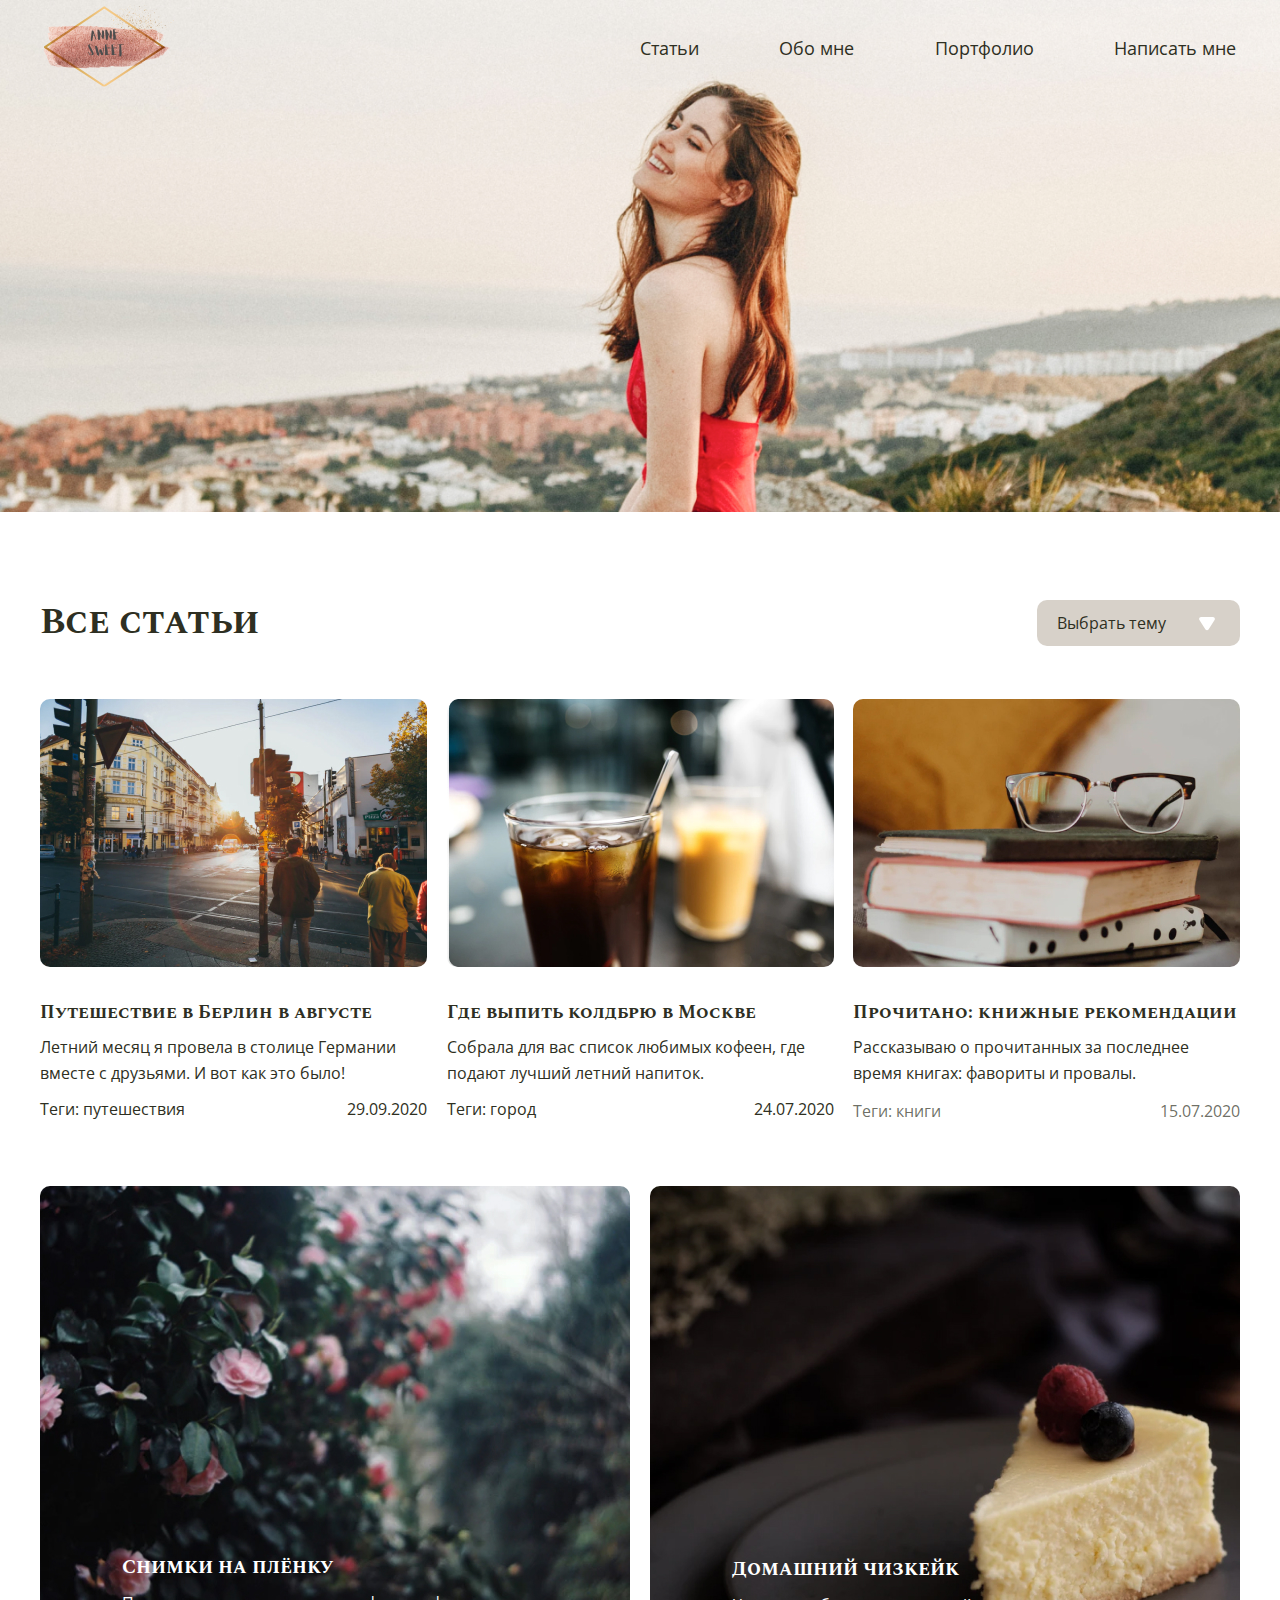
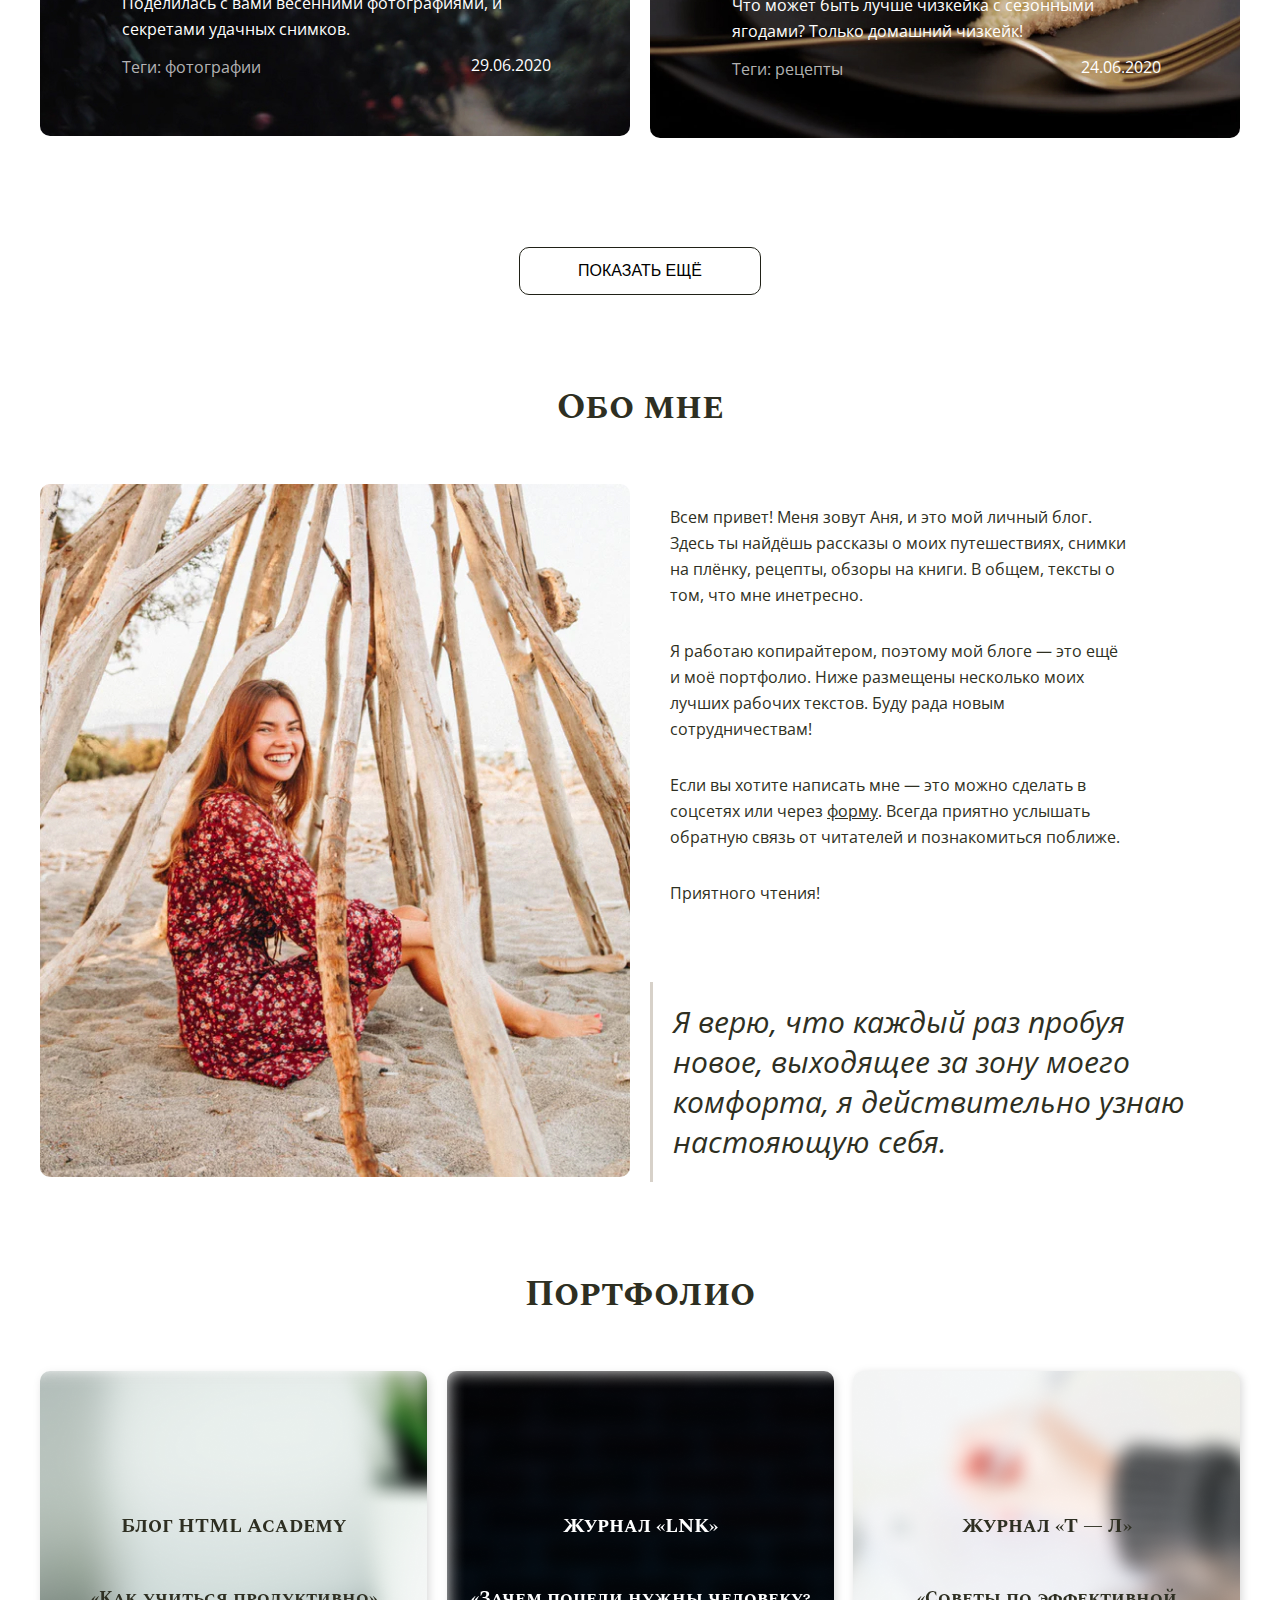
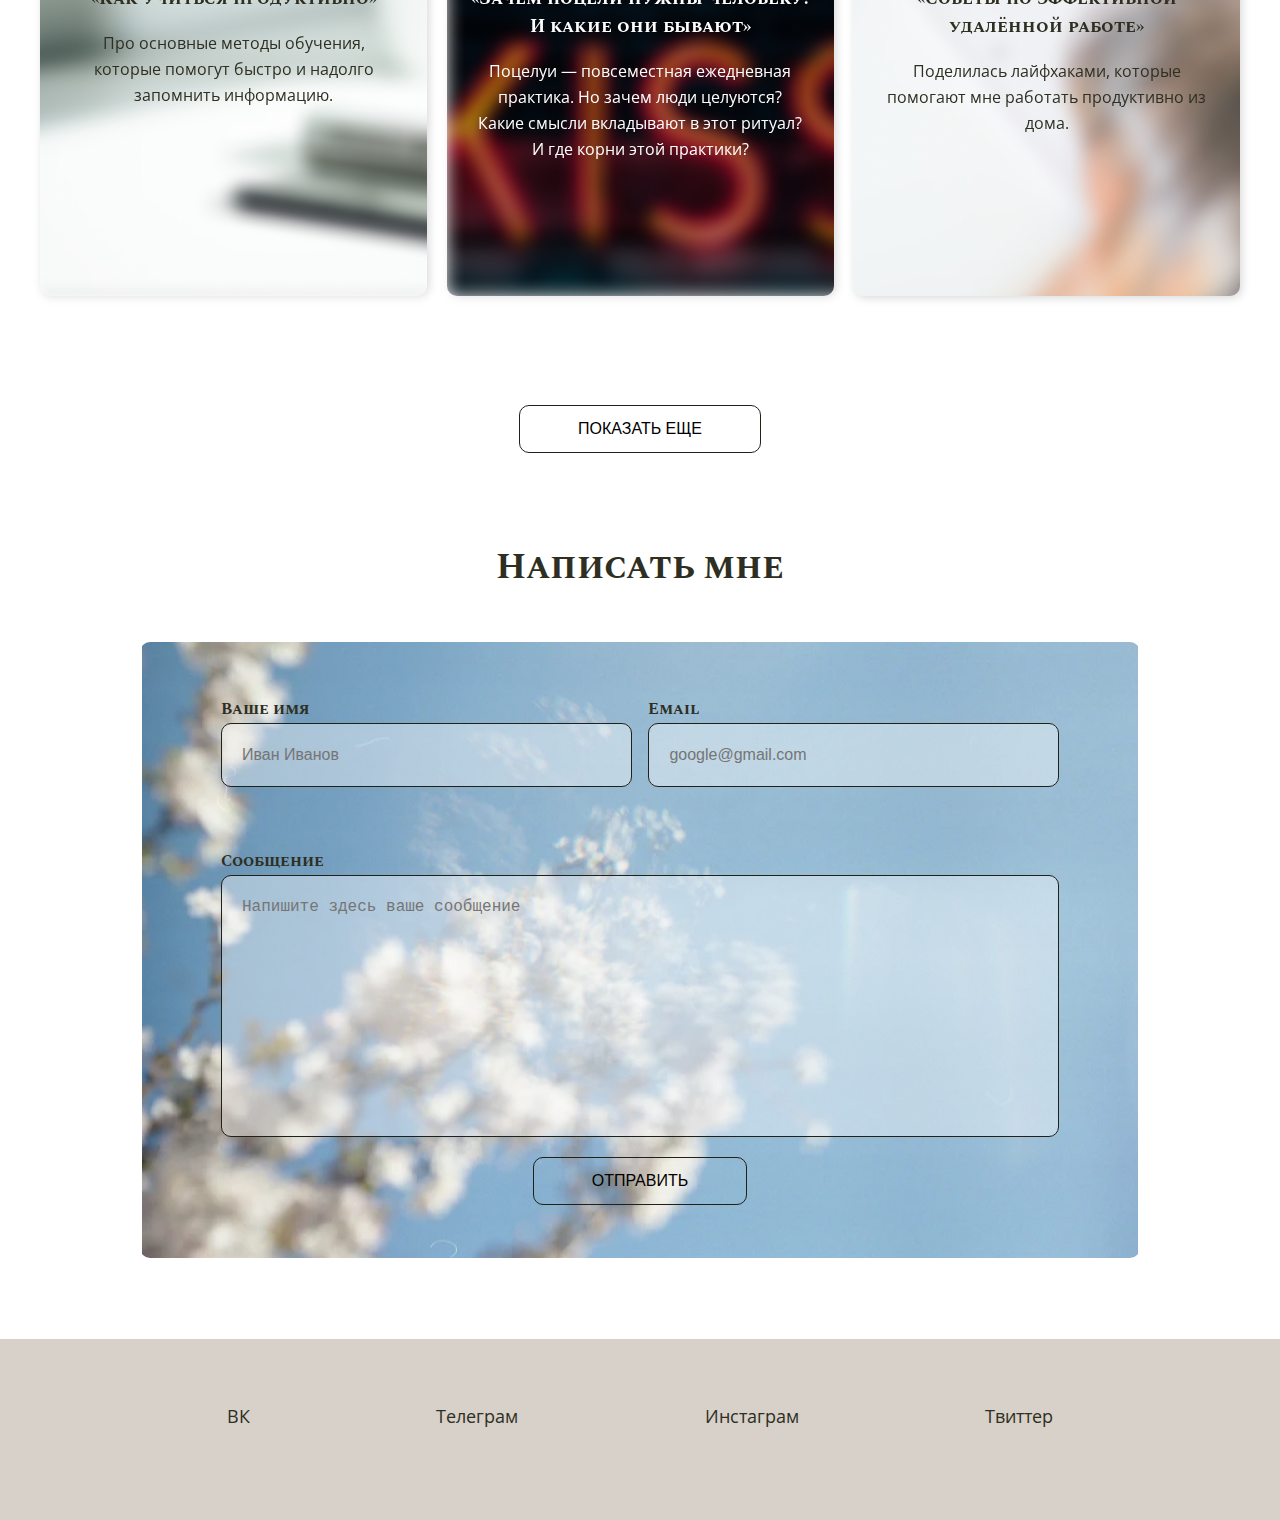
<file: index.html>
<!DOCTYPE html>
<html lang="ru">

<head>
    <meta charset="UTF-8">
    <meta http-equiv="X-UA-Compatible" content="IE=edge">
    <meta name="viewport" content="width=device-width, initial-scale=1.0">
    <title>Anne Sweet</title>
    <link rel="shortcut icon" href="./img/a.svg" type="image/x-icon">
    <link rel="stylesheet" href="./css/style.css">
</head>

<body>
    <header class="header">
        <div class="container">
            <div class="header-nav">
                <div class="header-logo">
                    <img class="header-logo__img" src="./img/main-logo.svg" alt="логотип">
                </div>
                <nav class="nav-list">
                    <a class="nav-item" href="#articles">Статьи</a>
                    <a class="nav-item" href="#about">Обо мне</a>
                    <a class="nav-item" href="#portfolio">Портфолио</a>
                    <a class="nav-item" href="#write">Написать мне</a>
                </nav>
                <div class="burger"></div>
            </div>
        </div>
    </header>

    <section class="articles">
        <div class="container">
            <div class="articles-header">
                <a name="articles">
                    <h2 class="articles-title">
                        Все статьи
                    </h2>
                </a>
                <div class="select-theme">
                    <span class="select-theme-btn">
                        Выбрать тему
                    </span>
                    <ul class="theme-list">
                        <li class="theme-list-item">
                            <a class="theme-list-link" href="#">
                                Город
                            </a>
                        </li>
                        <li class="theme-list-item">
                            <a class="theme-list-link" href="#">
                                Друзья
                            </a>
                        </li>
                        <li class="theme-list-item">
                            <a class="theme-list-link" href="#">
                                Книги
                            </a>
                        </li>
                        <li class="theme-list-item">
                            <a class="theme-list-link" href="#">
                                Путешествия
                            </a>
                        </li>
                        <li class="theme-list-item">
                            <a class="theme-list-link" href="#">
                                Рецепты
                            </a>
                        </li>
                        <li class="theme-list-item">
                            <a class="theme-list-link" href="#">
                                Фотографии
                            </a>
                        </li>
                    </ul>
                </div>

            </div>
            <div class="articles-small-list">
                <div class="articles-small-list-item">
                    <a class="articles-small-link" href="article.html" target="_blank">
                        <img class="articles-small-list-item__img" src="./img/small-item-img-1.jpg" alt="">
                        <h4 class="articles-small-list-item__title">
                            Путешествие в Берлин в августе
                        </h4>
                        <p class="articles-small-list-item__subtitle">
                            Летний месяц я провела в столице Германии вместе с друзьями. И вот как это было!
                        </p>
                        <div class="articles-small-list-item__footer">
                            <span class="item-theme">
                                Теги: путешествия
                            </span>
                            <span class="item-date">
                                29.09.2020
                            </span>
                        </div>
                    </a>
                </div>
                <div class="articles-small-list-item">
                    <a class="articles-small-link" href="article.html" target="_blank">
                        <img class="articles-small-list-item__img" src="./img/small-item-img-2.jpg" alt="">
                        <h4 class="articles-small-list-item__title">
                            Где выпить колдбрю в Москве
                        </h4>
                        <p class="articles-small-list-item__subtitle">
                            Собрала для вас список любимых кофеен, где подают лучший летний напиток.
                        </p>
                        <div class="articles-small-list-item__footer">
                            <span class="item-theme">
                                Теги: город
                            </span>
                            <span class="item-date">
                                24.07.2020
                            </span>
                        </div>
                    </a>
                </div>
                <div class="articles-small-list-item">
                    <a class="articles-small-link" href="article.html" target="_blank">
                        <img class="articles-small-list-item__img" src="./img/small-item-img-3.jpg" alt="">
                        <h4 class="articles-small-list-item__title">
                            Прочитано: книжные рекомендации
                        </h4>
                        <p class="articles-small-list-item__subtitle">
                            Рассказываю о прочитанных за последнее время книгах: фавориты и провалы.
                        </p>
                        <div class="articles-small-list-item__footer">
                            <span class="small-item-theme">
                                Теги: книги
                            </span>
                            <span class="small-item-date">
                                15.07.2020
                            </span>
                        </div>
                    </a>
                </div>
            </div>
            <div class="articles-big-list">
                <div class="articles-big-list-item">
                    <a class="articles-big-link" href="article.html" target="_blank">
                        <img class="articles-big-list-item__img" src="./img/big-item-img-1.jpg" alt="">
                        <div class="articles-big-list-item-content">
                            <h4 class="articles-big-list-item__title">
                                Снимки на плёнку
                            </h4>
                            <p class="articles-big-list-item__subtitle">
                                Поделилась с вами весенними фотографиями, и секретами удачных снимков.
                            </p>
                            <div class="articles-big-list-item__footer">
                                <span class="big-item-theme">
                                    Теги: фотографии
                                </span>
                                <span class="big-item-date">
                                    29.06.2020
                                </span>
                            </div>
                        </div>
                    </a>
                </div>
                <div class="articles-big-list-item">
                    <a class="articles-big-link" href="article.html" target="_blank">
                        <img class="articles-big-list-item__img" src="./img/big-item-img-2.jpg" alt="">
                        <div class="articles-big-list-item-content">
                            <h4 class="articles-big-list-item__title">
                                Домашний чизкейк
                            </h4>
                            <p class="articles-big-list-item__subtitle">
                                Что может быть лучше чизкейка с сезонными ягодами? Только домашний чизкейк!
                            </p>
                            <div class="articles-big-list-item__footer">
                                <span class="big-item-theme">
                                    Теги: рецепты
                                </span>
                                <span class="big-item-date">
                                    24.06.2020
                                </span>
                            </div>
                        </div>
                    </a>
                </div>
            </div>
            <div class="articles-footer">
                <button class="articles-btn">Показать ещё</button>
            </div>
        </div>
    </section>

    <section class="about">
        <div class="container">
            <div class="about-block">
                <a name="about">
                    <h2 class="about-title">
                        Обо мне
                    </h2>
                </a>
                <div class="about-block-content">
                    <div class="about-block-content-img">
                        <img class="about-block-content-img__img" src="./img/about-img.jpg" alt="">
                    </div>
                    <div class="about-block-text">
                        <div class="about-block-text__text">
                            <p>
                                Всем привет! Меня зовут Аня, и это мой личный блог.
                                Здесь ты найдёшь рассказы о моих путешествиях, снимки
                                на плёнку, рецепты, обзоры на книги. В общем, тексты о том, что мне инетресно.
                            </p>
                            <p>
                                Я работаю копирайтером, поэтому мой блоге — это ещё и моё портфолио. Ниже размещены
                                несколько моих лучших
                                рабочих текстов. Буду рада новым сотрудничествам!
                            </p>
                            <p>
                                Если вы хотите написать мне — это можно сделать в соцсетях или через 
                                <a href="#write">форму</a>. Всегда
                                приятно услышать обратную связь от читателей и познакомиться поближе.
                            </p>
                            <p>
                                Приятного чтения!
                            </p>
                        </div>                   
                        <p class="about-block-text__quote">
                            Я верю, что каждый раз пробуя новое,
                            выходящее за зону моего комфорта,
                            я действительно узнаю настояющую
                            себя.
                        </p>
                    </div>
                </div>
            </div>
        </div>
    </section>

    <section class="portfolio">
        <div class="container">
            <div class="portfolio-block">
                <a name="portfolio">
                    <h2 class="portfolio-title">
                        Портфолио
                    </h2>
                </a>
                <div class="portfolio-list">
                    <a class="portfolio-link" href="#">
                        <img class="portfolio-link-img" src="./img/portfolio-img-1.png" alt="">
                        <div class="portfolio-link-content">
                            <h3 class="portfolio-link-title">
                                Блог HTML Academy
                            </h3>
                            <h4 class="portfolio-link-theme-title">
                                «Как учиться продуктивно»
                            </h4>
                            <p class="portfolio-link-text">
                                Про основные методы обучения, которые помогут быстро и надолго запомнить информацию.
                            </p>
                        </div>                        
                    </a>
                    <a class="portfolio-link" href="#">
                        <img class="portfolio-link-img" src="./img/portfolio-img-2.png" alt="">
                        <div class="portfolio-link-content">
                            <h3 class="portfolio-link-title">
                                Журнал «LNK»
                            </h3>
                            <h4 class="portfolio-link-theme-title">
                                «Зачем поцели нужны человеку? И какие они бывают»
                            </h4>
                            <p class="portfolio-link-text">
                                Поцелуи — повсеместная ежедневная практика. Но зачем люди целуются? Какие смысли вкладывают в этот ритуал? И где корни этой практики?
                            </p>
                        </div>                        
                    </a>
                    <a class="portfolio-link" href="#">
                        <img class="portfolio-link-img" src="./img/portfolio-img-3.png" alt="">
                        <div class="portfolio-link-content">
                            <h3 class="portfolio-link-title">
                                Журнал «Т — Л»
                            </h3>
                            <h4 class="portfolio-link-theme-title">
                                «Советы по эффективной удалённой работе»
                            </h4>
                            <p class="portfolio-link-text">
                                Поделилась лайфхаками, которые помогают мне работать продуктивно из дома. 
                            </p>
                        </div>                        
                    </a>
                </div>
                <button class="portfolio-btn">Показать еще</button>                
            </div>
        </div>
    </section>

    <section class="write">
        <div class="container">
            <div class="write-block">
                <a name="write">
                    <h2 class="write-title">
                        Написать мне
                    </h2>
                </a>                
                <form class="write-form" action="/">
                    <div class="write-form-person">
                        <label class="write-input">
                            Ваше имя
                            <input class="write-input__input" type="text" name="name" placeholder="Иван Иванов">
                        </label>
                        <label class="write-input">
                            Email
                            <input class="write-input__input" type="email" name="email" placeholder="google@gmail.com">
                        </label>
                    </div>                    
                    <label class="write-textaria">
                        Сообщение
                        <textarea class="write-textaria__textaria" name="message"cols="30" rows="10" placeholder="Напишите здесь ваше сообщение"></textarea>
                    </label>
                    <button class="write-btn" type="submit">Отправить</button>
                </form>
            </div>
        </div>
    </section>

    <footer class="footer">
        <div class="container">
            <div class="footer-block">
                <a class="footer-link" href="#">ВК</a>
                <a class="footer-link" href="#">Телеграм</a>
                <a class="footer-link" href="#">Инстаграм</a>
                <a class="footer-link" href="#">Твиттер</a>
            </div>
        </div>
    </footer>



    <script src="./js/main.js"></script>
</body>

</html>
</file>
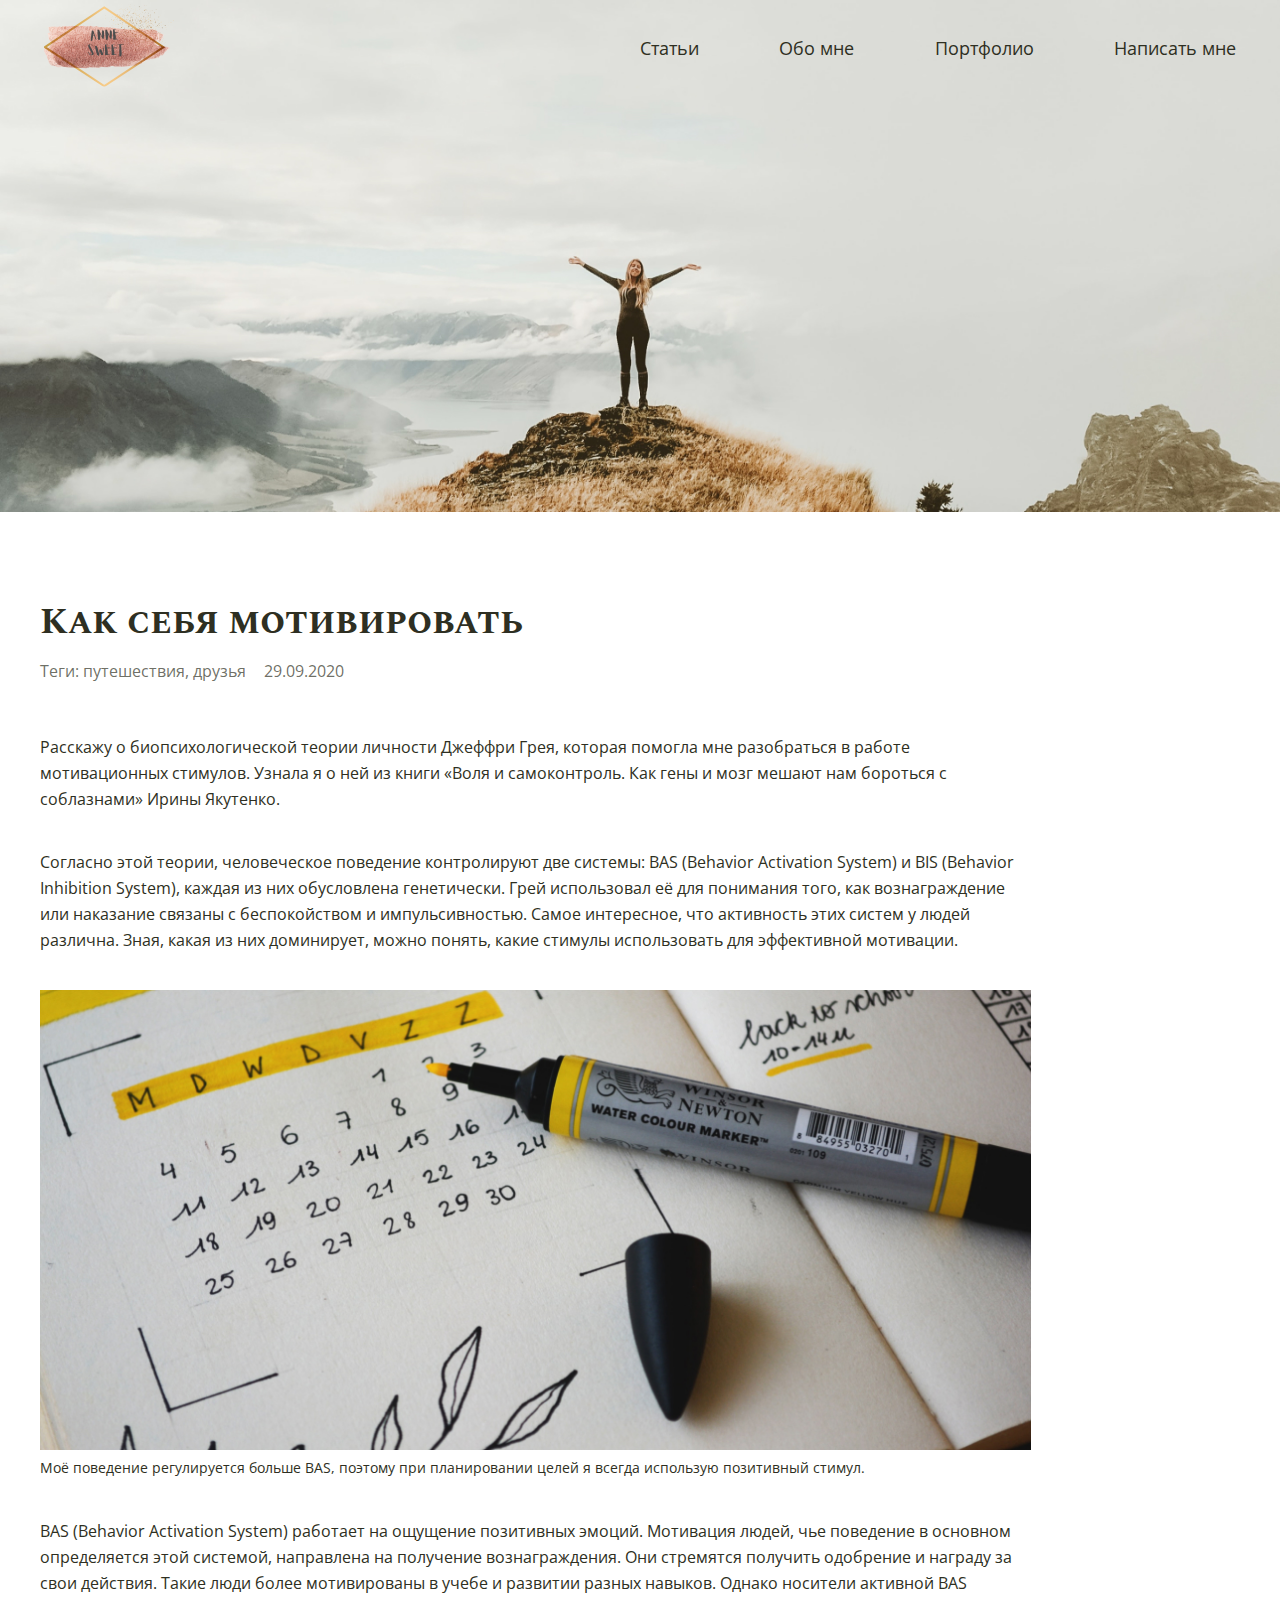
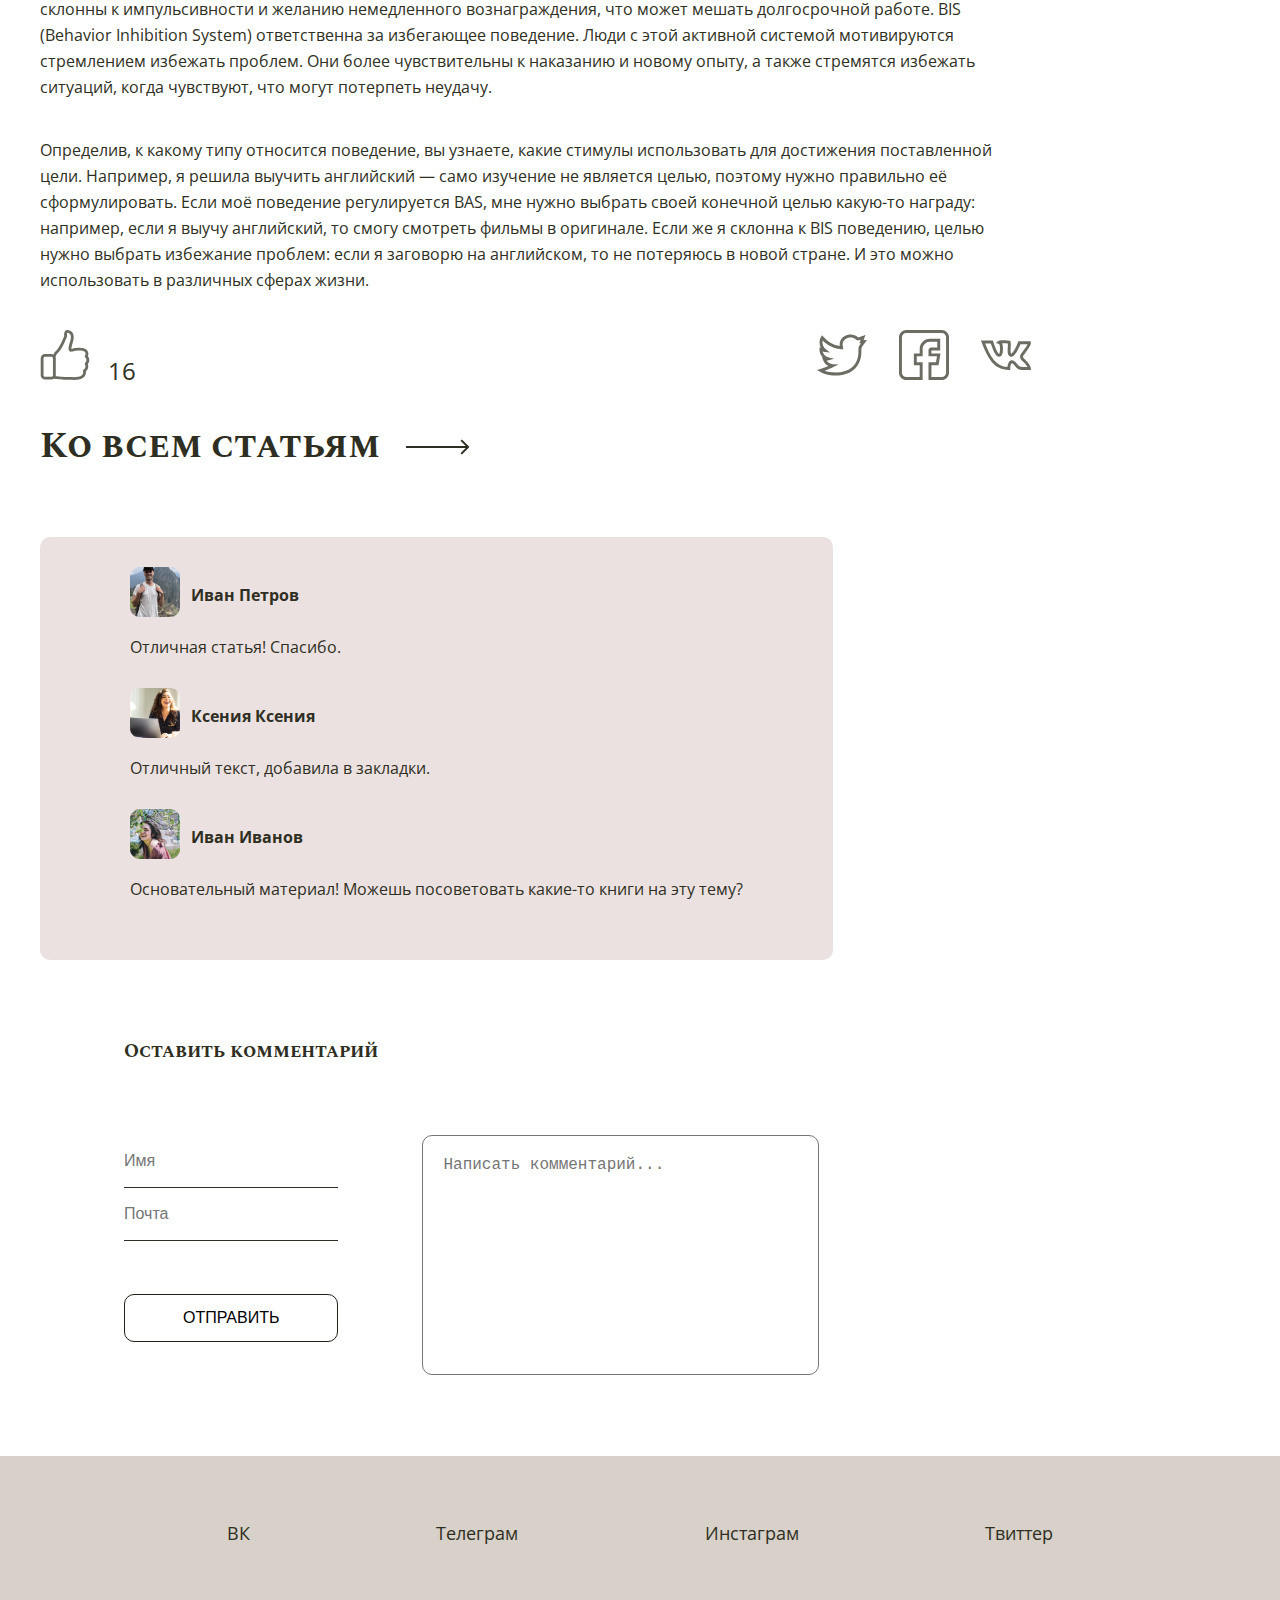
<file: article.html>
<!DOCTYPE html>
<html lang="ru">

<head>
    <meta charset="UTF-8">
    <meta http-equiv="X-UA-Compatible" content="IE=edge">
    <meta name="viewport" content="width=device-width, initial-scale=1.0">
    <title>Anne Sweet Article</title>
    <link rel="shortcut icon" href="./img/a.svg" type="image/x-icon">
    <link rel="stylesheet" href="./css/style.css">
</head>

<body>
    <header class="header">
        <div class="container">
            <div class="header-nav">
                <div class="header-logo">
                    <img class="header-logo__img" src="./img/main-logo.svg" alt="логотип">
                </div>
                <nav class="nav-list">
                    <a class="nav-item" href="index.html#articles">Статьи</a>
                    <a class="nav-item" href="index.html#about">Обо мне</a>
                    <a class="nav-item" href="index.html#portfolio">Портфолио</a>
                    <a class="nav-item" href="index.html#write">Написать мне</a>
                </nav>
                <div class="burger"></div>
            </div>
        </div>
    </header>

    <section class="article">
        <div class="container">
            <article class="main-article">
                <h2 class="article-title">
                    Как себя мотивировать
                </h2>
                <div class="article-data">
                    <span class="article-data-theme">
                        Теги: путешествия, друзья
                    </span>
                    <span class="article-data-date">
                        29.09.2020
                    </span>
                </div>
                <p class="article-text">
                    Расскажу о биопсихологической теории личности Джеффри Грея, которая помогла мне разобраться в работе
                    мотивационных стимулов. Узнала я о ней из книги «Воля и самоконтроль. Как гены и мозг мешают нам
                    бороться с соблазнами» Ирины Якутенко.
                </p>
                <p class="article-text">
                    Согласно этой теории, человеческое поведение контролируют две системы: BAS (Behavior Activation
                    System) и BIS (Behavior Inhibition System), каждая из них обусловлена генетически. Грей использовал
                    её для понимания того, как вознаграждение или наказание связаны с беспокойством и импульсивностью.
                    Самое интересное, что активность этих систем у людей различна. Зная, какая из них доминирует, можно
                    понять, какие стимулы использовать для эффективной мотивации.
                </p>
                <figure>
                    <img class="article-img" src="./img/article-img.jpg" alt="">
                    <figcaption>
                        Моё поведение регулируется больше BAS, поэтому при планировании целей я всегда использую
                        позитивный стимул.
                    </figcaption>
                </figure>
                <p class="article-text">
                    BAS (Behavior Activation System) работает на ощущение позитивных эмоций. Мотивация людей, чье
                    поведение в основном определяется этой системой, направлена на получение вознаграждения. Они
                    стремятся получить одобрение и награду за свои действия. Такие люди более мотивированы в учебе и
                    развитии разных навыков. Однако носители активной BAS склонны к импульсивности и желанию
                    немедленного вознаграждения, что может мешать долгосрочной работе.
                    BIS (Behavior Inhibition System) ответственна за избегающее поведение. Люди с этой активной системой
                    мотивируются стремлением избежать проблем. Они более чувствительны к наказанию и новому опыту, а
                    также стремятся избежать ситуаций, когда чувствуют, что могут потерпеть неудачу.
                </p>
                <p class="article-text">
                    Определив, к какому типу относится поведение, вы узнаете, какие стимулы использовать для достижения
                    поставленной цели. Например, я решила выучить английский — само изучение не является целью, поэтому
                    нужно правильно
                    её сформулировать. Если моё поведение регулируется BAS, мне нужно выбрать своей конечной целью
                    какую-то награду: например, если я выучу английский, то смогу смотреть фильмы в оригинале. Если же я
                    склонна к BIS поведению, целью нужно выбрать избежание проблем: если я заговорю на английском, то не
                    потеряюсь в новой стране. И это можно использовать в различных сферах жизни.
                </p>
                <div class="article-footer">
                    <div class="article-like">
                        <img class="article-like-img" src="./img/like.svg" alt="">
                        <span class="article-like-count">
                            16
                        </span>
                    </div>
                    <div class="article-social">
                        <a class="article-social-link" href="#">
                            <img class="article-social-link-img" src="./img/twitter.svg" alt="">
                        </a>
                        <a class="article-social-link" href="#">
                            <img class="article-social-link-img" src="./img/facebook.svg" alt="">
                        </a>
                        <a class="article-social-link" href="#">
                            <img class="article-social-link-img" src="./img/vk.svg" alt="">
                        </a>
                    </div>
                </div>
            </article>
            <a class="all-articles-link" href="index.html#articles">
                <h2 class="all-articles-title">
                    Ко всем статьям
                </h2>
                <img class="all-articles-link-img" src="./img/Arrow.svg" alt="">
            </a>
            <div class="comments">
                <div class="comment">
                    <div class="comment-header">
                        <div class="comment-user-photo">
                            <img class="comment-user-photo-img" src="./img/user-photo-1.png" alt="">                            
                        </div>
                        <span class="comment-user-name">
                            Иван Петров
                        </span>
                    </div>
                    <p class="comment-body">
                        Отличная статья! Спасибо.
                    </p>
                </div>
                <div class="comment">
                    <div class="comment-header">
                        <div class="comment-user-photo">
                            <img class="comment-user-photo-img" src="./img/user-photo-2.png" alt="">                            
                        </div>
                        <span class="comment-user-name">
                            Ксения Ксения
                        </span>
                    </div>
                    <p class="comment-body">
                        Отличный текст, добавила в закладки.
                    </p>
                </div>
                <div class="comment">
                    <div class="comment-header">
                        <div class="comment-user-photo">
                            <img class="comment-user-photo-img" src="./img/user-photo-3.png" alt="">                            
                        </div>
                        <span class="comment-user-name">
                            Иван Иванов
                        </span>
                    </div>
                    <p class="comment-body">
                        Основательный материал! Можешь посоветовать какие-то книги на эту тему?
                    </p>
                </div>
            </div>
            <div class="post">
                <h3 class="post-title">
                    Оставить комментарий
                </h3>
                <form action="#" class="post-form">
                    <div class="form-user-data">
                        <input class="form-user-data-name" type="text" name="user-name" placeholder="Имя">
                        <input class="form-user-data-email" type="email" name="user-email" placeholder="Почта">
                        <button class="post-btn">
                            Отправить
                        </button>
                    </div>
                    <textarea class="post-textaria" name="comment" cols="30" rows="10" placeholder="Написать комментарий..."></textarea>
                </form>
            </div>
        </div>
    </section>

    <footer class="footer">
        <div class="container">
            <div class="footer-block">
                <a class="footer-link" href="#">ВК</a>
                <a class="footer-link" href="#">Телеграм</a>
                <a class="footer-link" href="#">Инстаграм</a>
                <a class="footer-link" href="#">Твиттер</a>
            </div>
        </div>
    </footer>



    <script src="./js/main.js"></script>
</body>

</html>
</file>
<file: css/style.css>
@import url('https://fonts.googleapis.com/css2?family=Open+Sans:ital@0;1&family=Spectral+SC:wght@700&display=swap');

* {
    margin: 0;
    padding: 0;
    box-sizing: border-box;
}

body {
    font-family: 'Open Sans', sans-serif;
    font-weight: 400;
    color: #2E2F22;
}

h1, h2, h3, h4 {
    font-family: 'Spectral SC', serif;
    font-weight: 700;
}

h2 {
    font-size: 36px;
    line-height: 55px;
}

.container {
    max-width: 1200px;
    margin: 0 auto;
}



/* ======== header ========= */


.header {  
    margin: 0 auto;
    max-width: 100vw;        
    background-image: url(../img/header-bg.jpg);
    background-position: top center;
    background-size: 100% auto;
    background-repeat: no-repeat;
    margin-bottom: 83px;
    overflow: hidden;
}

.header-nav {
    display: flex;
    align-items: center;
    justify-content: space-between;
    padding: 4px;
}

.nav-list {
    width: 50%;
    display: flex;
    justify-content: space-between;
    align-items: center;
    transition: 0.5s;
}

.nav-item {
    text-decoration: none;
    font-size: 18px;
    line-height: 25px;
    color: #2E2F22;
    transition: 0.2s;
}

.nav-item:hover {
    transform: scale(1.1);
}

.burger {
    width: 25px;
    height: 25px;
    background: linear-gradient(to top, #2E2F22 20%, transparent 21%, transparent 40%, #2E2F22 41%, #2E2F22 60%, transparent 61%, transparent 80%, #2E2F22 81%, #2E2F22 100%);   
    cursor: pointer;   
    display: none;
}

.burger.active {
    background: linear-gradient(45deg, transparent 45%, #fff 46%, #fff 55%, transparent 56%, transparent 100%), linear-gradient(-45deg, transparent 45%, #fff 46%, #fff 55%, transparent 56%, transparent 100%);
}

@media (max-width: 768px) {
    .header-nav {
        position: relative;
    }

    .nav-list {        
        display: flex;
        flex-direction: column;
        align-items: flex-start;
        justify-content: flex-start;
        width: 35%;         
        position: absolute;
        top: 0px;
        right: 0;
        padding-left: 3px;
        background-color: rgba(0, 0, 0, 0.7);
        transform: translateX(150%);      
    }

    .nav-list.active {
        transform: translateX(0%);
        height: 100vh;
    }

    .nav-item {
        margin-top: 5px;
        font-size: 15px;
        color: #fff;
    }

    .burger {
        display: block;
        position: absolute;
        top: 5px;
        right: 5px;                
    }

    
}


/* ======= articles ======= */



.articles-header {
    display: flex;
    justify-content: space-between;
    align-items: center;
    margin-bottom: 49px;
    position: relative;
}

.select-theme {
    position: relative;
}

.select-theme-btn {
    font-size: 16px;
    line-height: 22px;
    padding: 12px 20px;
    padding-right: 74px;
    background-color: #D7D1C9;
    border-radius: 10px; 
    cursor: pointer;
    position: relative;   
}

.select-theme-btn::after {
    content: "";
    width: 22px;
    height: 20px;
    background-image: url(../img/Polygon.svg);
    background-repeat: no-repeat;
    position: absolute;
    top: 17px;
    right: 19px;    
}

.select-theme-btn.active::after {
    content: "";
    width: 15px;
    height: 14px;
    background-image: url(../img/Polygon.svg);
    position: absolute;
    top: 17px;
    right: 22px;
    transform: rotate(-180deg);
}

.theme-list {
    position: absolute;
    list-style: none;
    width: 202px;
    padding: 20px;
    background-color: #d7d1c9;
    top: 35px;
    right: 0;
    border-radius: 10px;
    display: none;
}

.theme-list.active {
    display: block;
    z-index: 2;
}

.theme-list-link {
    text-decoration: none;
    color: #2E2F22;
}

.theme-list-link:hover {
    text-decoration: underline;
}

.articles-small-list {
    display: flex;
    justify-content: space-between;
    flex-wrap: wrap;
    margin-bottom: 62px;
}


.articles-small-link {
    text-decoration: none;    
    display: block;
    max-width: 387px;
    color: #2E2F22;    
    transition: all 0.2s;
}

.articles-small-link:hover {
    transform: scale(1.05);
}

.articles-small-list-item__img {
    width: 100%;
    margin-bottom: 27px;
    border-radius: 10px;
}

.articles-small-list-item__title {
    font-size: 18px;
    line-height: 27px;
    margin-bottom: 8px;
}

.articles-small-list-item__subtitle {
    font-size: 16px;
    line-height: 26px;
    margin-bottom: 12px;
}

.articles-small-list-item__footer {
    display: flex;
    justify-content: space-between;
}

.small-item-theme, .small-item-date {
    font-size: 16px;
    line-height: 26px;
    color: rgba(46, 47, 34, 0.7);    
}

.articles-big-list {
    display: flex;
    justify-content: space-between;
    flex-wrap: wrap;
    margin-bottom: 84px;
}

.articles-big-link {
    text-decoration: none;
    color: #fff;
    display: block;
    max-width: 590px;
    margin-bottom: 20px;position: relative;
    transition: all 0.2s;    
}

.articles-big-link:hover {
    transform: scale(1.05);
}

.articles-big-list-item__img {
    width: 100%;
    border-radius: 10px;
}

.articles-big-list-item-content {
    position: absolute;
    max-width: 429px;
    left: 82px;
    bottom: 61px;
}

.articles-big-list-item__title {
    font-size: 20px;
    line-height: 30px;
    margin-bottom: 8px;
}

.articles-big-list-item__subtitle {
    font-size: 16px;
    line-height: 26px;
    margin-bottom: 12px;
}

.articles-big-list-item__footer {
    display: flex;
    justify-content: space-between;
}

.big-item-theme, big-item-date {
    font-size: 16px;
    line-height: 26px;
    color: rgba(255, 255, 255, 0.7);
}

.articles-footer {
    display: flex;
    justify-content: center;
    margin-bottom: 85px;
}

.articles-btn {
    font-size: 16px;
    line-height: 22px;
    text-transform: uppercase;
    padding: 12px 58px;
    border: 1px solid #202117;
    border-radius: 10px;
    background-color: transparent;
    outline: none;
    cursor: pointer;
    max-width: 245px;    
}

.articles-btn:hover {
    background-color: rgba(215, 209, 201, 0.4);
}

.articles-btn:active {
    background-color: #d7d1c9;
}

@media (max-width: 1200px) {
    .articles-small-list,
    .articles-big-list {
        column-gap: 20px;
        justify-content: center;
        margin-bottom: 0;
    }

    .articles-small-link {
        margin-bottom: 20px;
    }
}

@media (max-width: 576px) {
    .articles-header {
        flex-direction: column;
    }
    .articles-big-list {
        margin-bottom: 0;
    }
}


/* ======= about ========= */


.about-block {
    width: 100%;
    display: flex;
    align-items: center;
    flex-direction: column;
}

.about-title {    
    margin-bottom: 49px;
}

.about-block-content {
    width: 100%;
    display: flex;
    flex-wrap: wrap;    
    justify-content: space-between;
    margin-bottom: 85px;
}

.about-block-content-img {
    max-width: 590px;
}

.about-block-content-img__img {
    width: 100%;
    border-radius: 10px;
}

.about-block-text {
    max-width: 590px;   
    display: flex;
    flex-direction: column;
    justify-content: space-between;    
}

.about-block-text__text {
    max-width: 497px;
    font-size: 16px;
    line-height: 26px;
    padding: 20px;    
}

.about-block-text__text>p {
    margin-bottom: 30px;
}

.about-block-text__text a {
    color: #2E2F22;
}

.about-block-text__quote {
    font-size: 30px;
    line-height: 40px;
    font-style: italic;
    padding: 20px;
    border-left: 3px solid #d7d1c9;
}

@media (max-width: 1200px) {
    .about-block-content {
        justify-content: center;
    }
}


/* ======= portfolio ======== */



.portfolio-block {
    width: 100%;
    display: flex;
    flex-direction: column;
    align-items: center;
    margin-bottom: 87px;
}

.portfolio-title {    
    margin-bottom: 49px;
}

.portfolio-list {
    width: 100%;
    display: flex;
    justify-content: space-between;
    flex-wrap: wrap;
    margin-bottom: 104px;
}

.portfolio-link {
    text-decoration: none;
    display: block;
    text-align: center;
    color: #2E2F22;
    max-width: 387px;
    filter: drop-shadow(2px 2px 4px rgba(0, 0, 0, 0.15));
    position: relative;
    transition: all 0.2s;
}

.portfolio-link:hover {
    transform: scale(1.05);
}

.portfolio-link:nth-child(2) {
    color: #fff;
}

.portfolio-link-img {
    width: 100%;
    border-radius: 10px;
}

.portfolio-link-content {
    position: absolute;
    top: 140px;
}

.portfolio-link-title {
    font-size: 20px;
    line-height: 30px;
    margin-bottom: 44px;
}

.portfolio-link-theme-title {
    font-size: 18px;
    line-height: 28px;
    padding: 0 20px;
    margin-bottom: 17px;
}

.portfolio-link-text {
    font-size: 16px;
    line-height: 26px;
    padding: 0 30px;
}


.portfolio-btn {
    font-size: 16px;
    line-height: 22px;
    text-transform: uppercase;
    padding: 12px 58px;
    border: 1px solid #202117;
    border-radius: 10px;
    background-color: transparent;
    outline: none;
    cursor: pointer;
    max-width: 245px;    
}

.portfolio-btn:hover {
    background-color: rgba(215, 209, 201, 0.4);
}

.portfolio-btn:active {
    background-color: #d7d1c9;
}

@media (max-width: 1200px) {
    .portfolio-list {
        justify-content: center;
        column-gap: 20px;
        row-gap: 20px;                
    }
}

@media (max-width: 576px) {
    .portfolio-list {
        margin-bottom: 20px;
    }
}


/* ======= write ======= */



.write-block {
    text-align: center;
    margin-bottom: 81px;
}

.write-title {   
    margin-bottom: 47px;
}

.write-form {
    max-width: 1000px;
    margin: 0 auto;
    padding: 53px 81px;
    background-image: url(../img/form-bg.png);
    background-position: center;
    background-repeat: no-repeat;
    border-radius: 10px;
    text-align: center;
}

.write-form-person {
    width: 100%;
    display: flex;    
    justify-content: space-between;
    margin-bottom: 60px;
}

.write-input,
.write-textaria {
    width: 49%;
    display: flex;
    flex-direction: column;
    align-items: flex-start;
    font-style: 18px;
    font-family: 'Spectral SC', serif;
    font-weight: 700;
    line-height: 28px;
}

.write-input__input,
.write-textaria__textaria {
    width: 100%;
    font-size: 16px;
    line-height: 22px;
    color: #202117;
    padding: 20px;
    background: rgba(255, 255, 255, 0.4);
    border: 1px solid #202117;
    border-radius: 10px;
}

.write-textaria {
    width: 100%;
    margin-bottom: 20px;
}

.write-textaria__textaria {
    resize: none;
}

.write-btn {
    font-size: 16px;
    line-height: 22px;
    text-transform: uppercase;
    padding: 12px 58px;
    border: 1px solid #202117;
    border-radius: 10px;
    background-color: transparent;
    outline: none;
    cursor: pointer;
    max-width: 245px;    
}

.write-btn:hover {
    background-color: rgba(215, 209, 201, 0.4);
}

.write-btn:active {
    background-color: #d7d1c9;
}

@media (max-width: 576px) {
    .write-form {
        padding: 20px;
    }

    .write-form-person {
        flex-direction: column;
        margin-bottom: 20px;
    }

    .write-input {
        width: 100%;
    }
}


/* ======= footer ======= */


.footer {
    padding-top: 65px;
    padding-bottom: 91px;
    background-color: #D7D1C9;
}

.footer-block {
    display: flex;
    align-items: center;
    justify-content: space-evenly;
    flex-wrap: wrap;
}

.footer-link {
    text-decoration: none;
    font-size: 18px;
    line-height: 25px;
    color: #2E2F22;
}

.footer-link:hover {
    text-decoration: underline;
}



/* ======== article ======== */

.main-article {
    max-width: 991px;
    margin-bottom: 37px;
}

.article-title {
    margin-bottom: 8px;
}

.article-data {
    display: flex;
    column-gap: 18px;
    margin-bottom: 50px;
}

.article-data-theme,
.article-data-date {
    font-size: 16px;
    line-height: 26px;
    color: rgba(46, 47, 34, 0.7);
}

.article-text {
    font-size: 16px;
    line-height: 26px;
    margin-bottom: 37px;
}

figure {
    margin-bottom: 37px;
}

.article-img {
    width: 100%;
}

figcaption {
    font-size: 14px;
    line-height: 26px;
}

.article-footer {
    display: flex;
    align-items: center;
    justify-content: space-between;
}

.article-like-img,
.article-social-link-img {
    opacity: 0.7;
    cursor: pointer;
}

.article-like-img:hover,
.article-social-link-img:hover {
    opacity: 1;
}

.article-like-count {
    font-size: 24px;
    line-height: 26px;
    margin-left: 14px;
}

.article-social {
    display: flex;
    column-gap: 32px;
}

.article-social-link-img {
    cursor: pointer;
}

.all-articles-link {
    text-decoration: none;
    color: #2E2F22;
    display: flex;    
    align-items: center;
    margin-bottom: 65px;
}

.all-articles-link:hover {
    text-decoration: underline;
}

.all-articles-title {
    line-height: 50px;
    margin-right: 26px;
}

.comments {
    max-width: 793px;
    padding: 30px 90px;   
    background-color: #ECE1E1;
    border-radius: 10px;
    margin-bottom: 77px;
}

.comment {
    margin-bottom: 30px;
}

.comment-header {
    display: flex;
    align-items: center;
    margin-bottom: 14px;
}

.comment-user-photo {
    width: 50px;
    margin-right: 11px;
}

.comment-user-photo-img {
    width: 100%;
}

.comment-user-name {
    font-size: 16px;
    font-weight: 700;
    line-height: 22px;
}

.comment-body {
    font-size: 16px;
    line-height: 22px;
}

.post {
    margin-bottom: 81px;
}

.post-title {
    margin-bottom: 69px;
    margin-left: 84px;
}

.post-form {
    max-width: 793px;
    display: flex;
    flex-wrap: wrap;
}

.form-user-data {
    padding: 0 84px;
    display: flex;
    flex-direction: column;    
}

.form-user-data-name,
.form-user-data-email {
    font-size: 16px;
    line-height: 22px;
    padding: 15px 0;
    border: none;
    outline: none;
    border-bottom: 1px solid #2E2F22;
}

.form-user-data-email {
    margin-bottom: 53px;
}

.post-btn {
    font-size: 16px;
    line-height: 22px;
    text-transform: uppercase;
    padding: 12px 58px;
    border: 1px solid #202117;
    border-radius: 10px;
    background-color: transparent;
    outline: none;
    cursor: pointer;
    max-width: 245px;    
}

.post-btn:hover {
    background-color: rgba(215, 209, 201, 0.4);
}

.post-btn:active {
    background-color: #d7d1c9;
}

.post-textaria {
    width: 50%;
    border-radius: 10px;
    resize: none;
    padding-top: 18px;
    padding-left: 20px;
    font-size: 16px;
    line-height: 22px;
}

@media (max-width: 768px) {
    .post-form {
        padding: 0 5px;
        justify-content: center;
        flex-direction: column-reverse;
    }

    .form-user-data {
        width: 100%;
        padding: 10px 30px;        
    }
    .post-textaria {
        width: 100%;
    }
}
</file>
